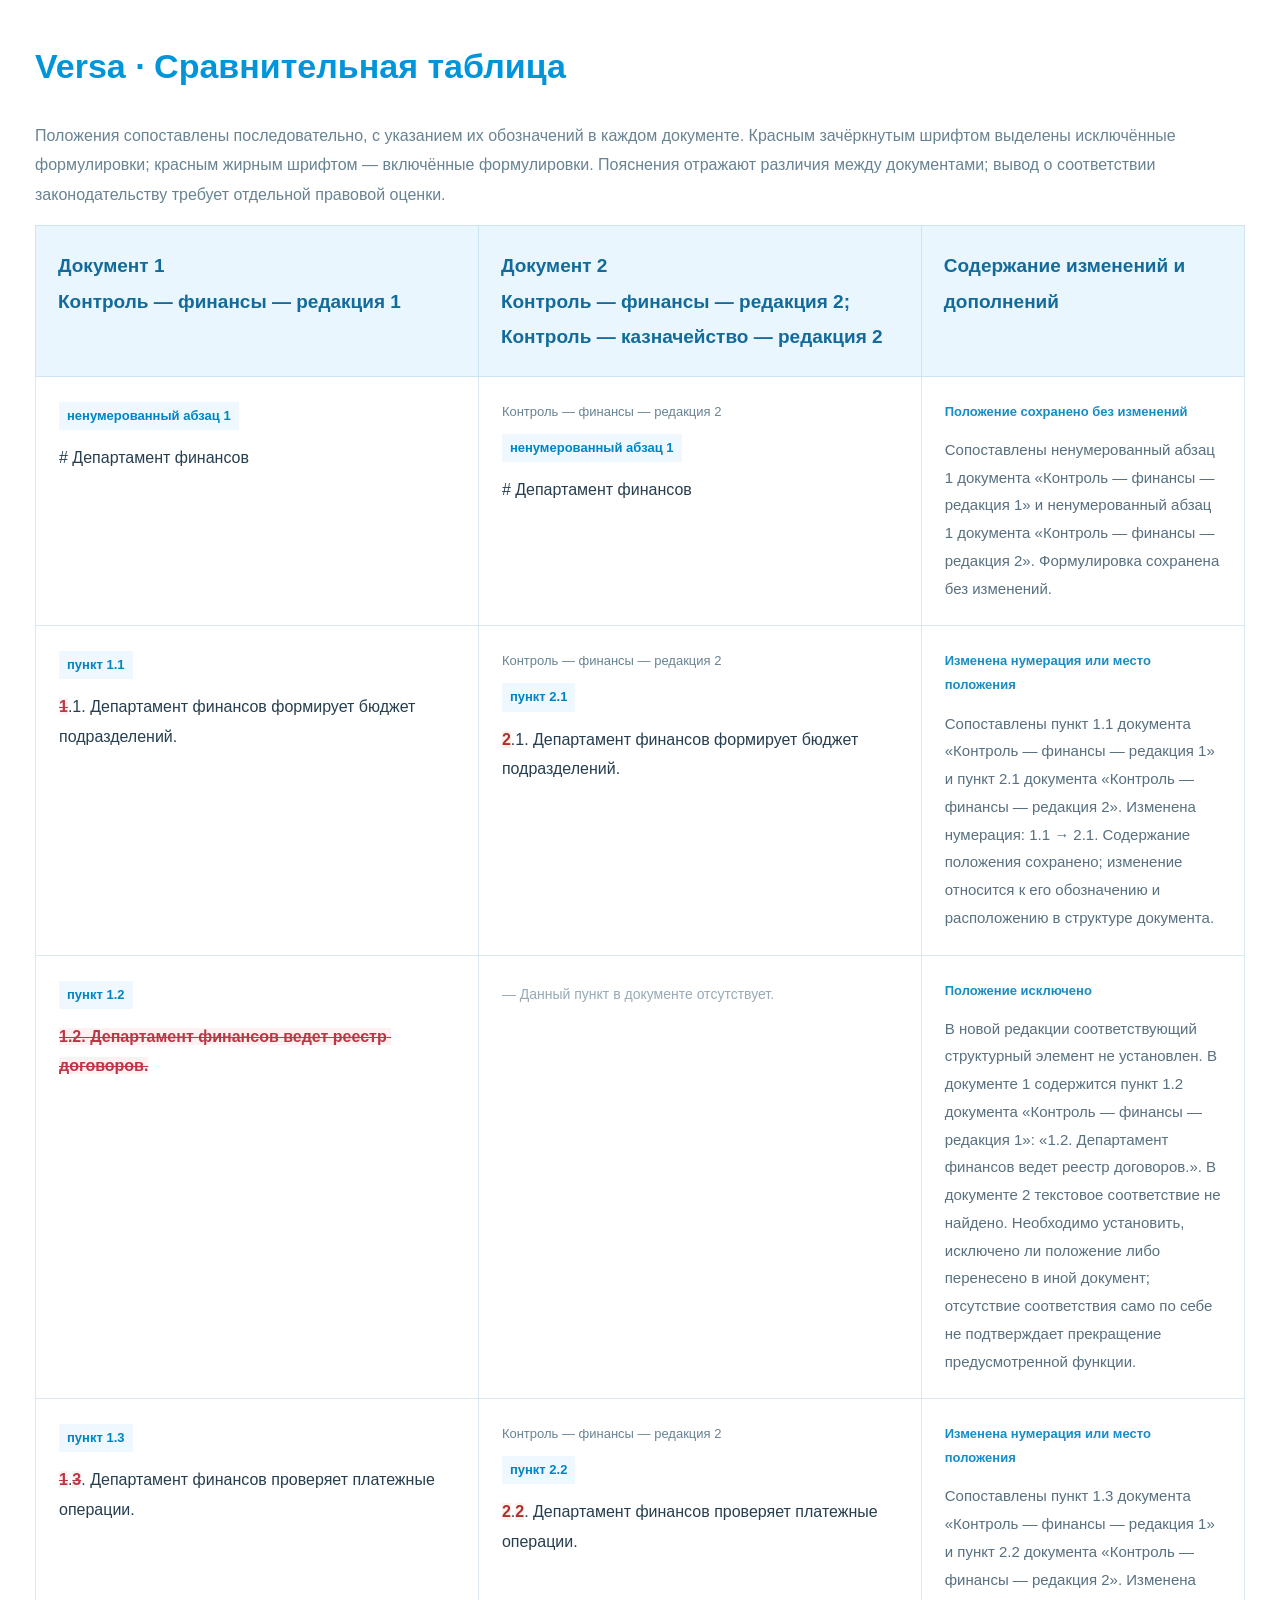
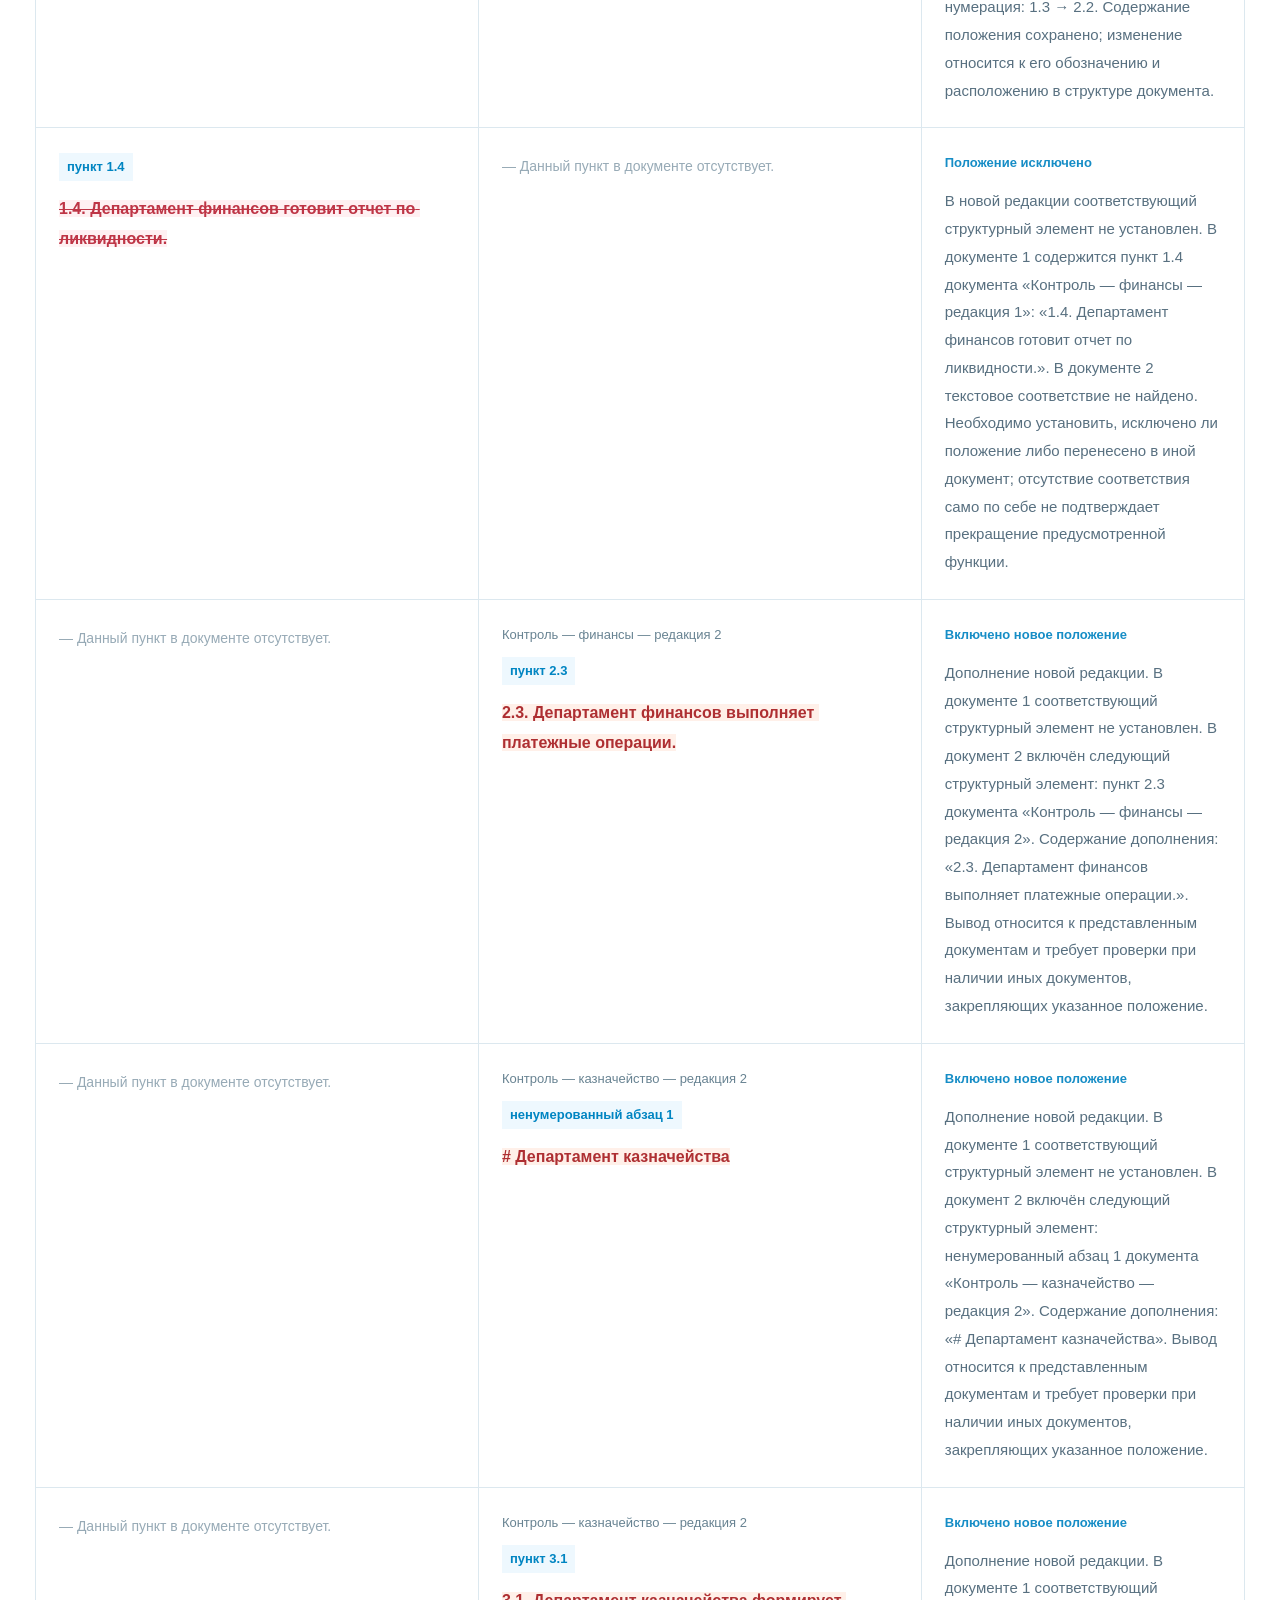
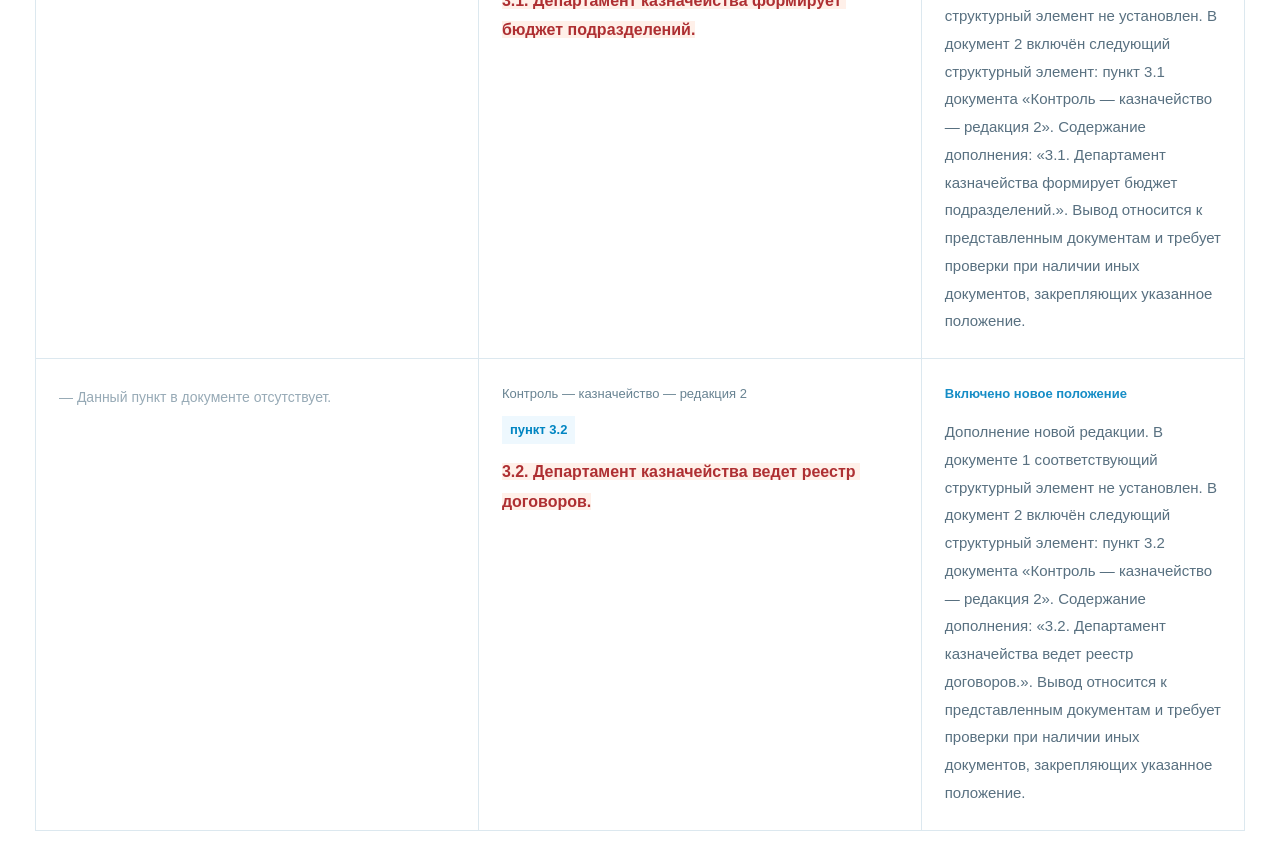
<file: validation/control-comparison.html>
<!doctype html><html lang="ru"><meta charset="utf-8"><title>Versa — сравнительная таблица</title><style>body{font:16px/1.85 Arial,sans-serif;color:#263e4f;margin:35px}h1{color:#0095da;font-size:34px}p{color:#688392}table{border-collapse:collapse;table-layout:fixed;width:100%}th{background:#eaf6fd;text-align:left;vertical-align:top;color:#126b9b;font-size:19px;padding:22px;border:1px solid #cee4f1;width:37%}th:last-child{width:26%}td{padding:23px;border:1px solid #dce8ef;vertical-align:top;overflow-wrap:anywhere}.source{font-size:13px;color:#688392;margin-bottom:8px}.ref{display:inline-block;font-size:13px;color:#0085c2;background:#eef8fe;padding:2px 8px;margin-bottom:13px;font-weight:bold}.text,.explanation{white-space:pre-wrap}del{background:#fff0f2;color:#be3546;font-weight:bold}ins{background:#fff0e9;color:#ae2f32;text-decoration:none;font-weight:bold}.status{display:block;color:#168dc6;font-size:13px;margin-bottom:12px}.explanation{font-size:15px;color:#587080}.absence{color:#97aab6;font-size:14px}@page{size:A3 landscape;margin:13mm}@media print{body{margin:0}thead{display:table-header-group}tr{break-inside:avoid}}</style><body><h1>Versa · Сравнительная таблица</h1><p>Положения сопоставлены последовательно, с указанием их обозначений в каждом документе. Красным зачёркнутым шрифтом выделены исключённые формулировки; красным жирным шрифтом — включённые формулировки. Пояснения отражают различия между документами; вывод о соответствии законодательству требует отдельной правовой оценки.</p><table><thead><tr><th>Документ 1<br>Контроль — финансы — редакция 1</th><th>Документ 2<br>Контроль — финансы — редакция 2; Контроль — казначейство — редакция 2</th><th>Содержание изменений и дополнений</th></tr></thead><tbody><tr><td><div class="ref">ненумерованный абзац 1</div><div class="text"># Департамент финансов</div></td><td><div class="source">Контроль — финансы — редакция 2</div><div class="ref">ненумерованный абзац 1</div><div class="text"># Департамент финансов</div></td><td><b class="status">Положение сохранено без изменений</b><div class="explanation">Сопоставлены ненумерованный абзац 1 документа «Контроль — финансы — редакция 1» и ненумерованный абзац 1 документа «Контроль — финансы — редакция 2». Формулировка сохранена без изменений.</div></td></tr><tr><td><div class="ref">пункт 1.1</div><div class="text"><del>1</del>.1. Департамент финансов формирует бюджет подразделений.</div></td><td><div class="source">Контроль — финансы — редакция 2</div><div class="ref">пункт 2.1</div><div class="text"><ins>2</ins>.1. Департамент финансов формирует бюджет подразделений.</div></td><td><b class="status">Изменена нумерация или место положения</b><div class="explanation">Сопоставлены пункт 1.1 документа «Контроль — финансы — редакция 1» и пункт 2.1 документа «Контроль — финансы — редакция 2». Изменена нумерация: 1.1 → 2.1. Содержание положения сохранено; изменение относится к его обозначению и расположению в структуре документа.</div></td></tr><tr><td><div class="ref">пункт 1.2</div><div class="text"><del>1.2. Департамент финансов ведет реестр договоров.</del></div></td><td><span class="absence">— Данный пункт в документе отсутствует.</span></td><td><b class="status">Положение исключено</b><div class="explanation">В новой редакции соответствующий структурный элемент не установлен. В документе 1 содержится пункт 1.2 документа «Контроль — финансы — редакция 1»: «1.2. Департамент финансов ведет реестр договоров.». В документе 2 текстовое соответствие не найдено. Необходимо установить, исключено ли положение либо перенесено в иной документ; отсутствие соответствия само по себе не подтверждает прекращение предусмотренной функции.</div></td></tr><tr><td><div class="ref">пункт 1.3</div><div class="text"><del>1</del>.<del>3</del>. Департамент финансов проверяет платежные операции.</div></td><td><div class="source">Контроль — финансы — редакция 2</div><div class="ref">пункт 2.2</div><div class="text"><ins>2</ins>.<ins>2</ins>. Департамент финансов проверяет платежные операции.</div></td><td><b class="status">Изменена нумерация или место положения</b><div class="explanation">Сопоставлены пункт 1.3 документа «Контроль — финансы — редакция 1» и пункт 2.2 документа «Контроль — финансы — редакция 2». Изменена нумерация: 1.3 → 2.2. Содержание положения сохранено; изменение относится к его обозначению и расположению в структуре документа.</div></td></tr><tr><td><div class="ref">пункт 1.4</div><div class="text"><del>1.4. Департамент финансов готовит отчет по ликвидности.</del></div></td><td><span class="absence">— Данный пункт в документе отсутствует.</span></td><td><b class="status">Положение исключено</b><div class="explanation">В новой редакции соответствующий структурный элемент не установлен. В документе 1 содержится пункт 1.4 документа «Контроль — финансы — редакция 1»: «1.4. Департамент финансов готовит отчет по ликвидности.». В документе 2 текстовое соответствие не найдено. Необходимо установить, исключено ли положение либо перенесено в иной документ; отсутствие соответствия само по себе не подтверждает прекращение предусмотренной функции.</div></td></tr><tr><td><span class="absence">— Данный пункт в документе отсутствует.</span></td><td><div class="source">Контроль — финансы — редакция 2</div><div class="ref">пункт 2.3</div><div class="text"><ins>2.3. Департамент финансов выполняет платежные операции.</ins></div></td><td><b class="status">Включено новое положение</b><div class="explanation">Дополнение новой редакции. В документе 1 соответствующий структурный элемент не установлен. В документ 2 включён следующий структурный элемент: пункт 2.3 документа «Контроль — финансы — редакция 2». Содержание дополнения: «2.3. Департамент финансов выполняет платежные операции.». Вывод относится к представленным документам и требует проверки при наличии иных документов, закрепляющих указанное положение.</div></td></tr><tr><td><span class="absence">— Данный пункт в документе отсутствует.</span></td><td><div class="source">Контроль — казначейство — редакция 2</div><div class="ref">ненумерованный абзац 1</div><div class="text"><ins># Департамент казначейства</ins></div></td><td><b class="status">Включено новое положение</b><div class="explanation">Дополнение новой редакции. В документе 1 соответствующий структурный элемент не установлен. В документ 2 включён следующий структурный элемент: ненумерованный абзац 1 документа «Контроль — казначейство — редакция 2». Содержание дополнения: «# Департамент казначейства». Вывод относится к представленным документам и требует проверки при наличии иных документов, закрепляющих указанное положение.</div></td></tr><tr><td><span class="absence">— Данный пункт в документе отсутствует.</span></td><td><div class="source">Контроль — казначейство — редакция 2</div><div class="ref">пункт 3.1</div><div class="text"><ins>3.1. Департамент казначейства формирует бюджет подразделений.</ins></div></td><td><b class="status">Включено новое положение</b><div class="explanation">Дополнение новой редакции. В документе 1 соответствующий структурный элемент не установлен. В документ 2 включён следующий структурный элемент: пункт 3.1 документа «Контроль — казначейство — редакция 2». Содержание дополнения: «3.1. Департамент казначейства формирует бюджет подразделений.». Вывод относится к представленным документам и требует проверки при наличии иных документов, закрепляющих указанное положение.</div></td></tr><tr><td><span class="absence">— Данный пункт в документе отсутствует.</span></td><td><div class="source">Контроль — казначейство — редакция 2</div><div class="ref">пункт 3.2</div><div class="text"><ins>3.2. Департамент казначейства ведет реестр договоров.</ins></div></td><td><b class="status">Включено новое положение</b><div class="explanation">Дополнение новой редакции. В документе 1 соответствующий структурный элемент не установлен. В документ 2 включён следующий структурный элемент: пункт 3.2 документа «Контроль — казначейство — редакция 2». Содержание дополнения: «3.2. Департамент казначейства ведет реестр договоров.». Вывод относится к представленным документам и требует проверки при наличии иных документов, закрепляющих указанное положение.</div></td></tr></tbody></table></body></html>
</file>
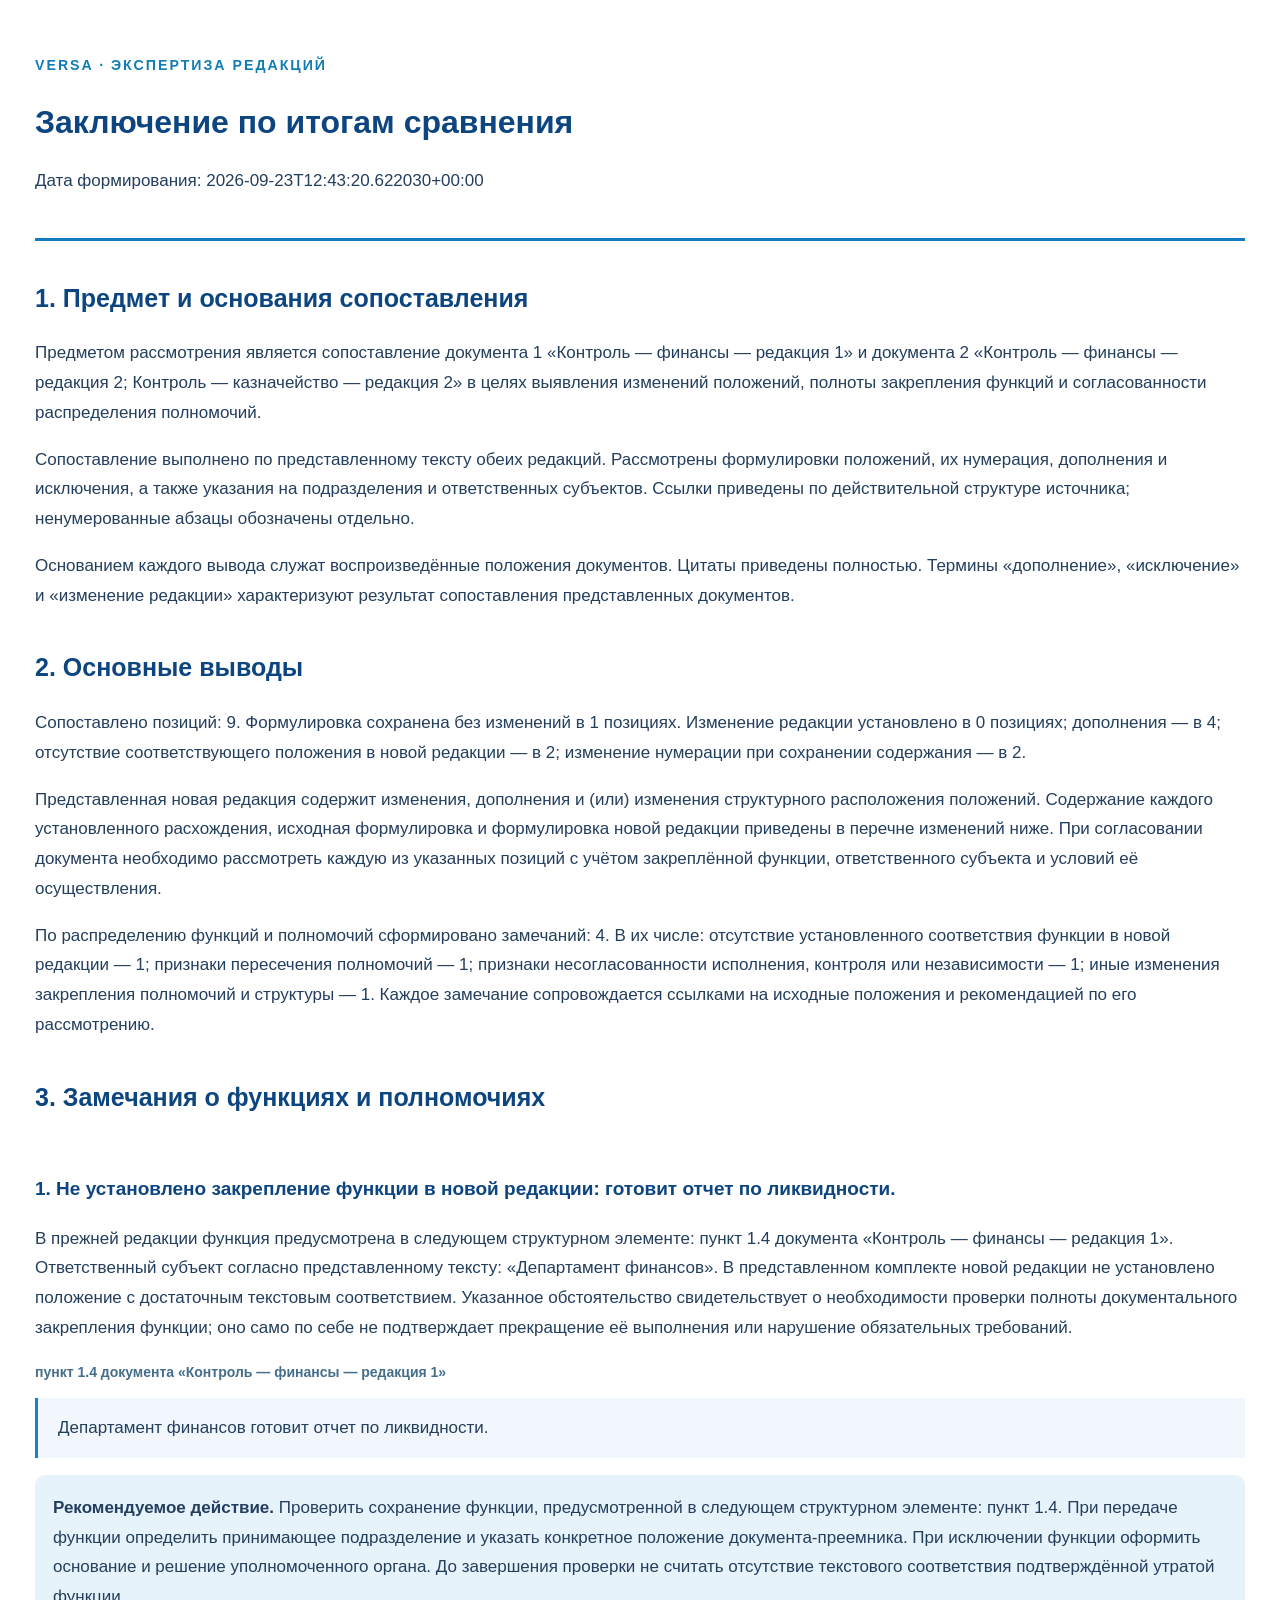
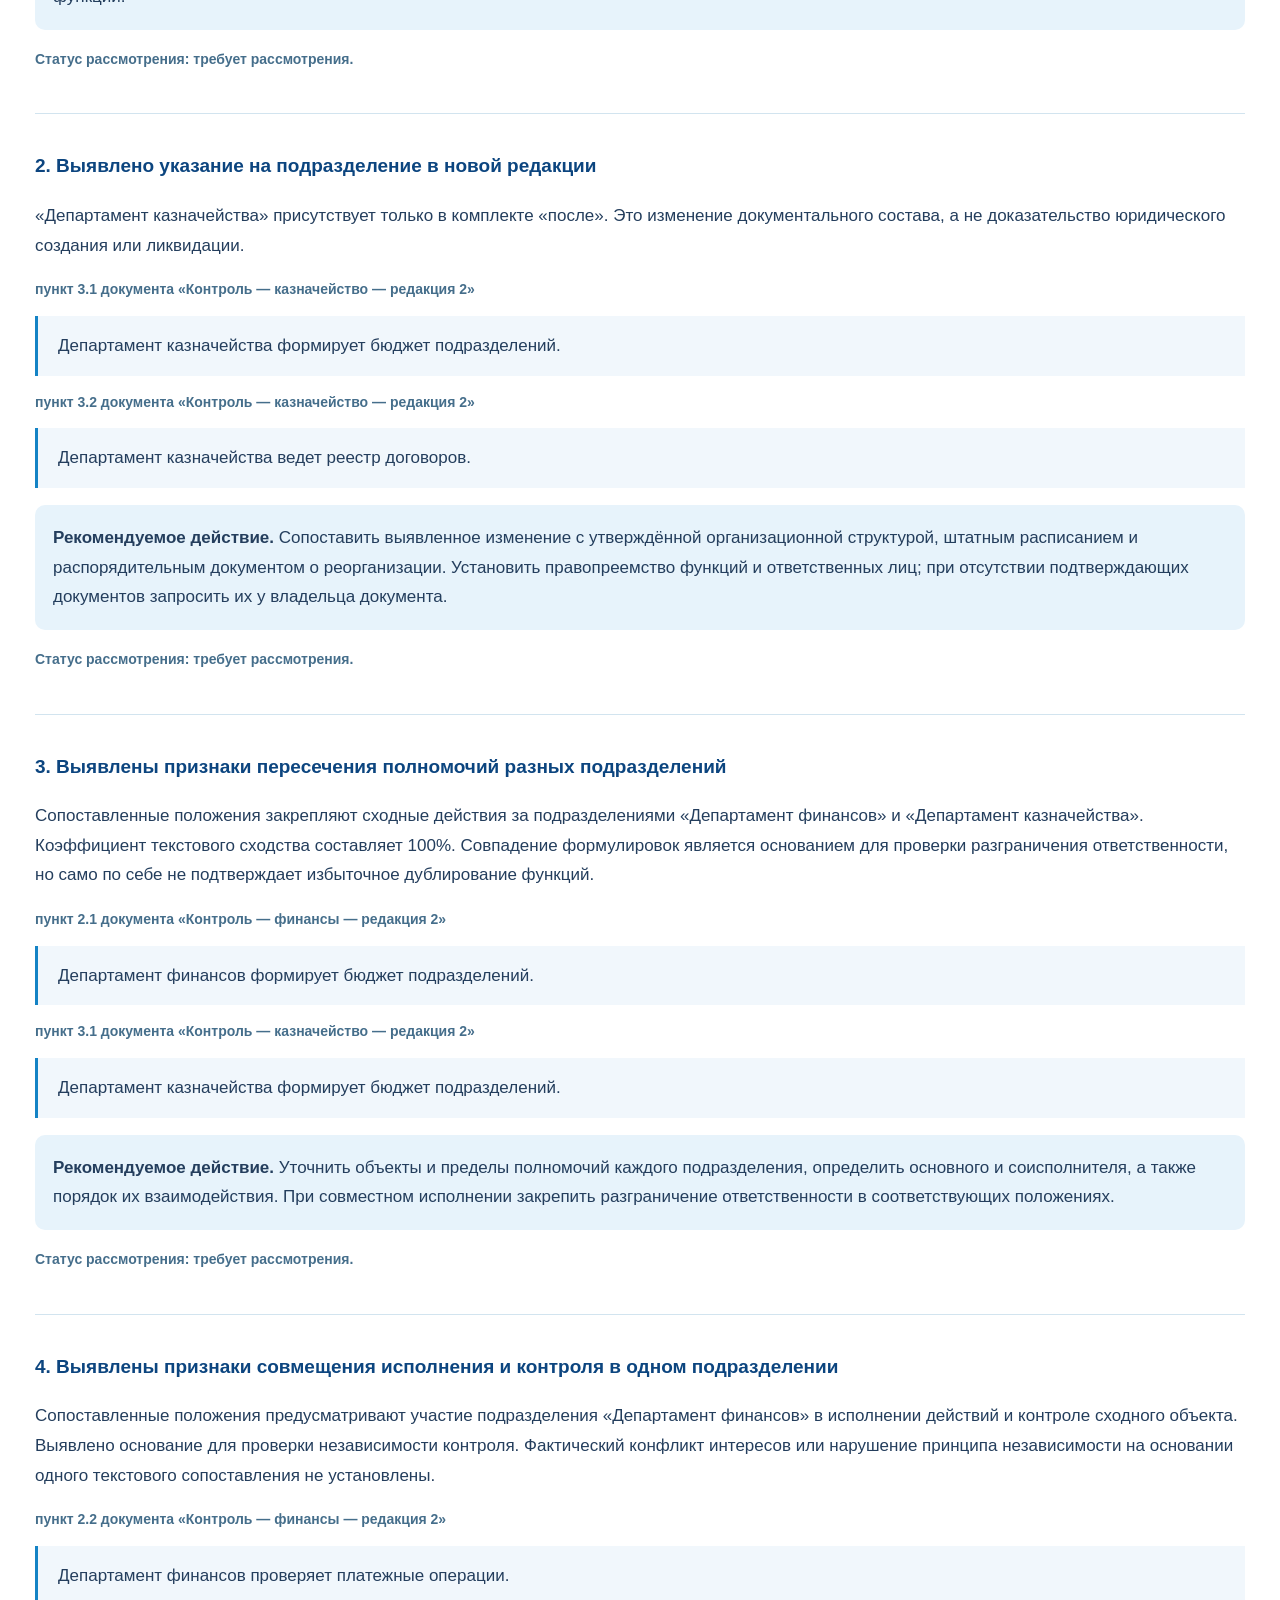
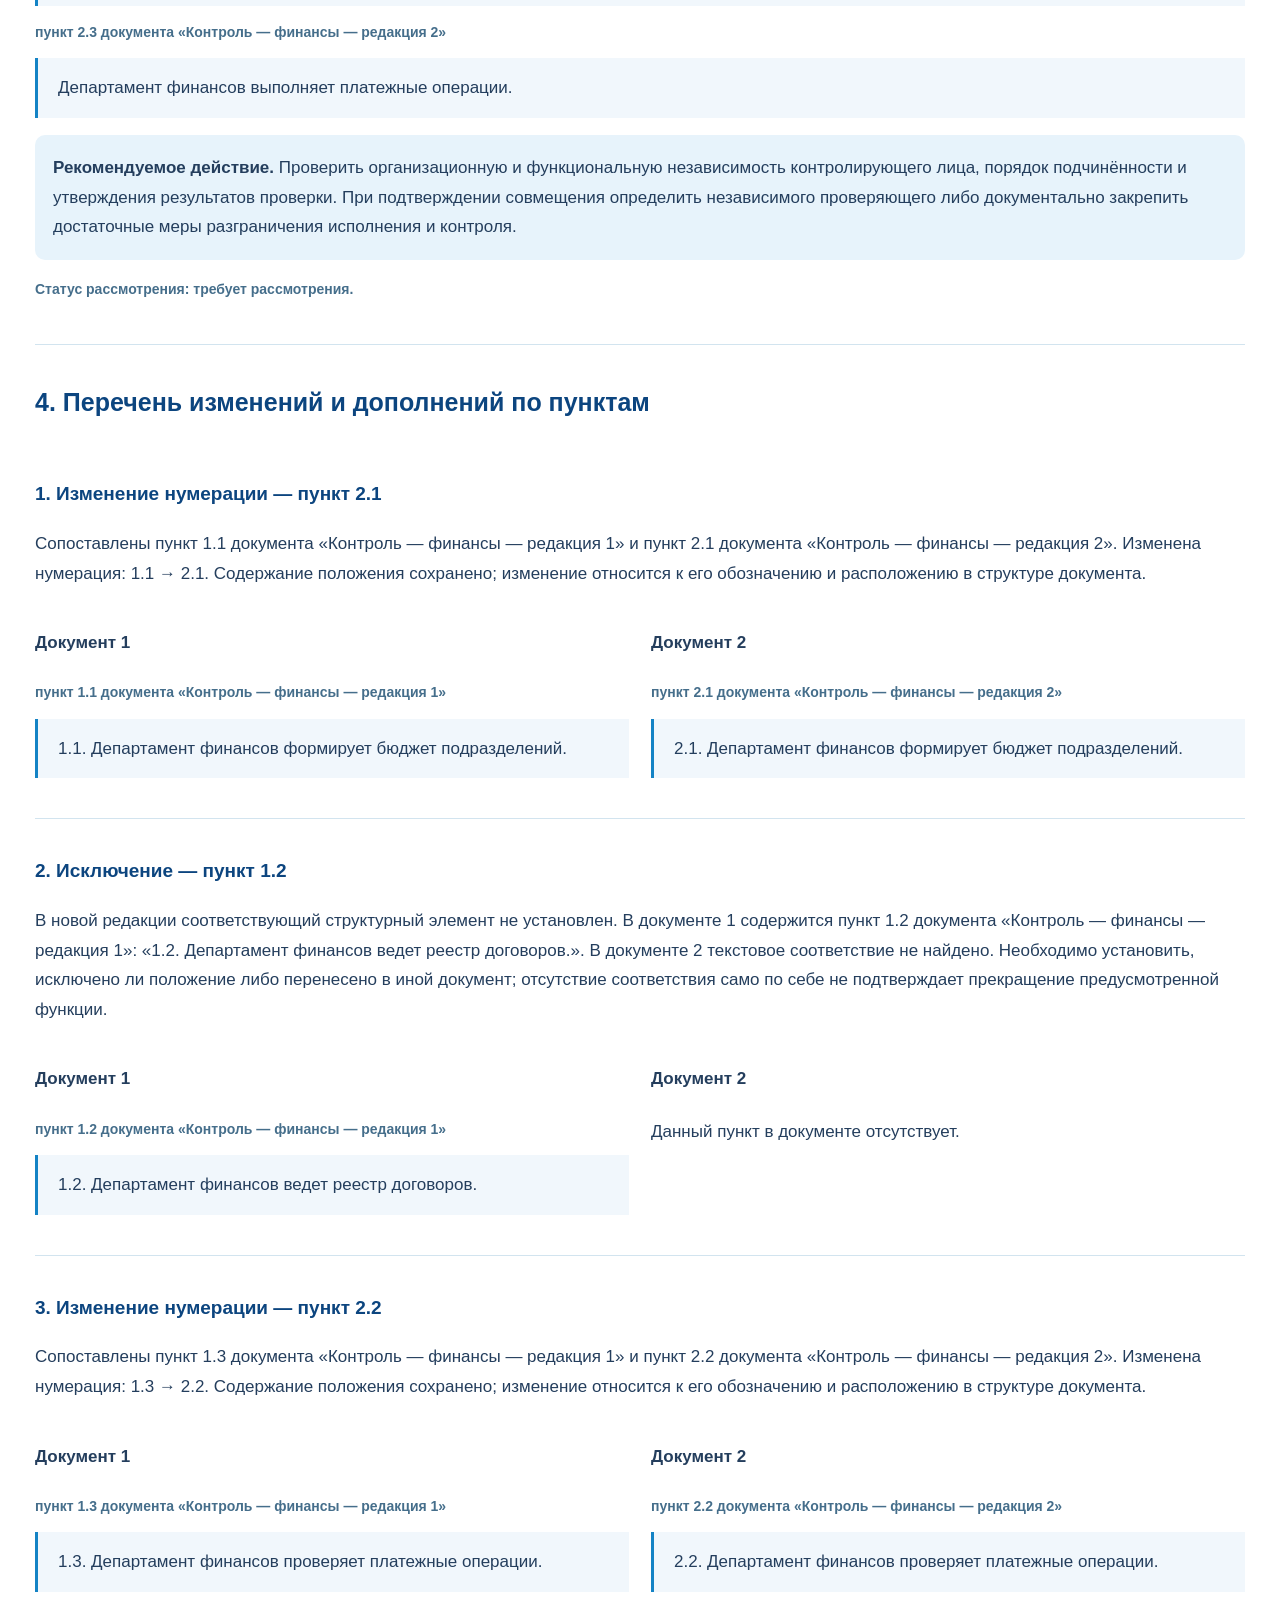
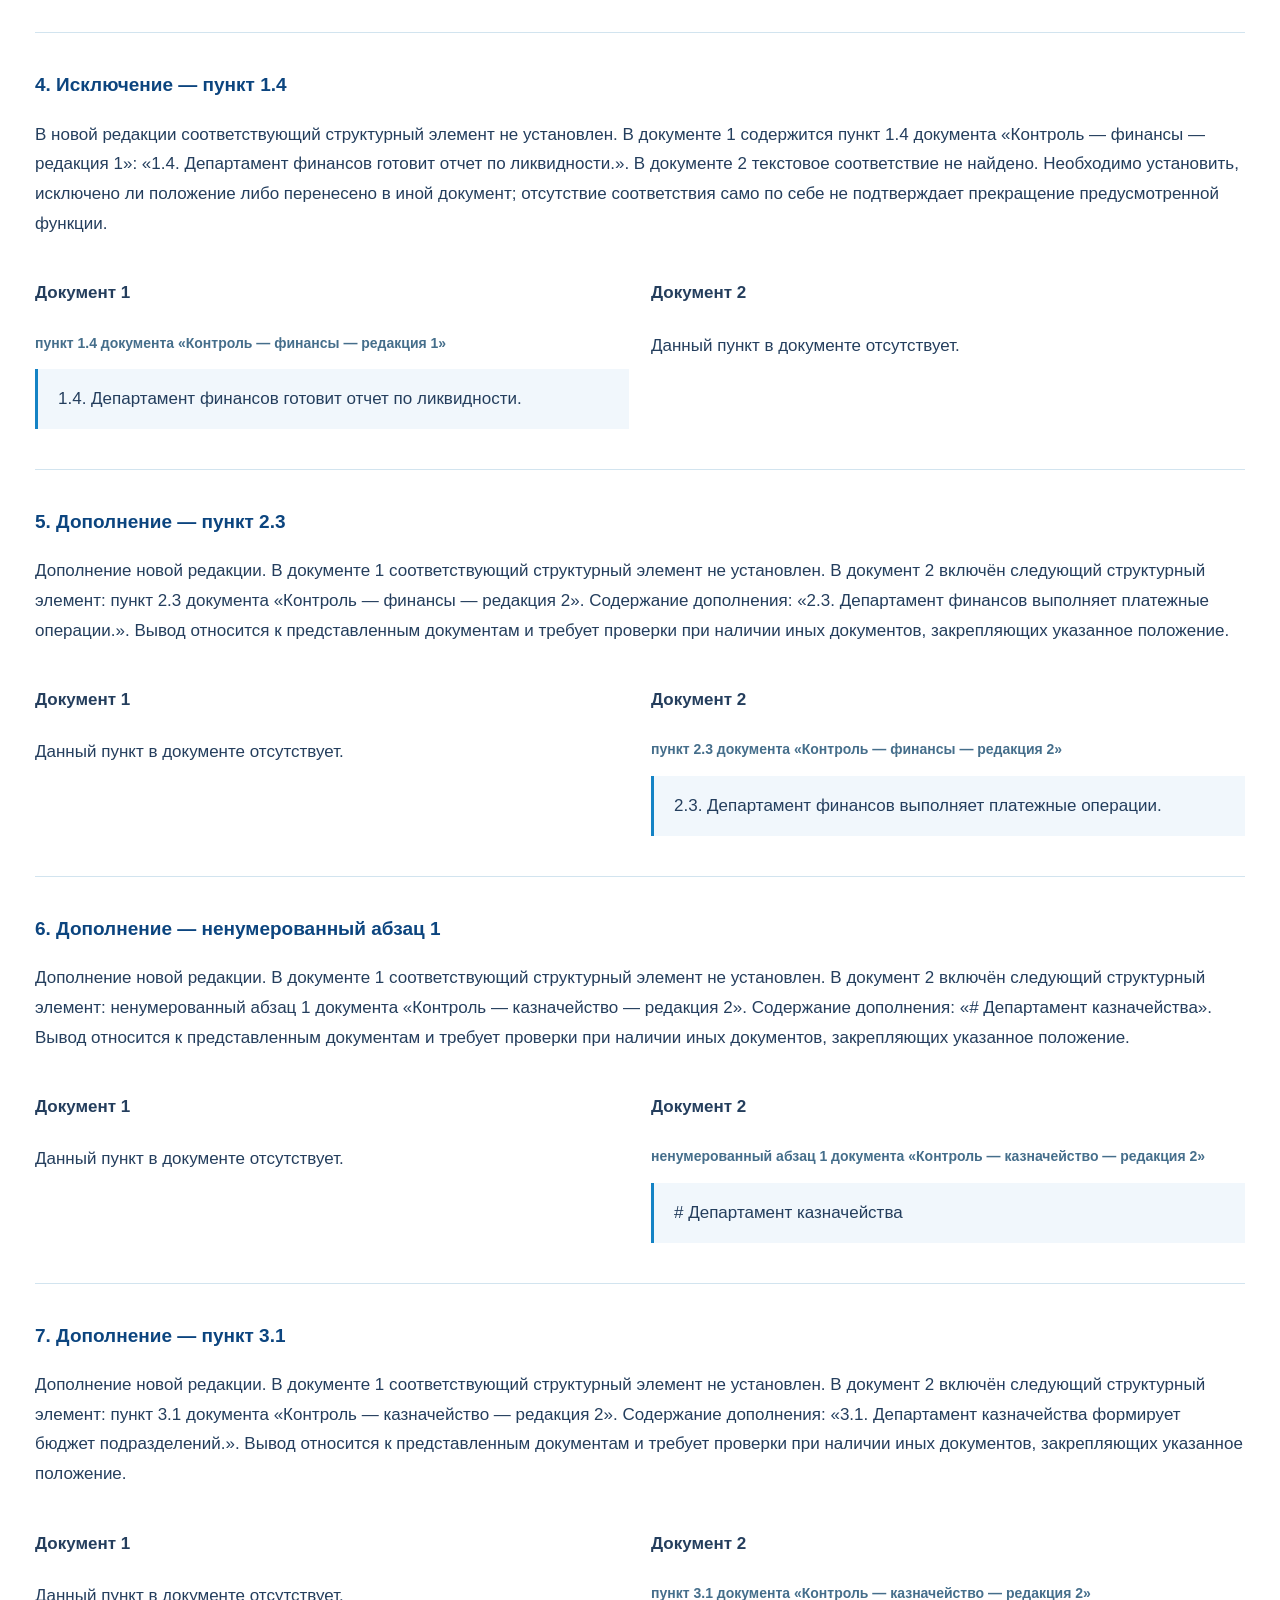
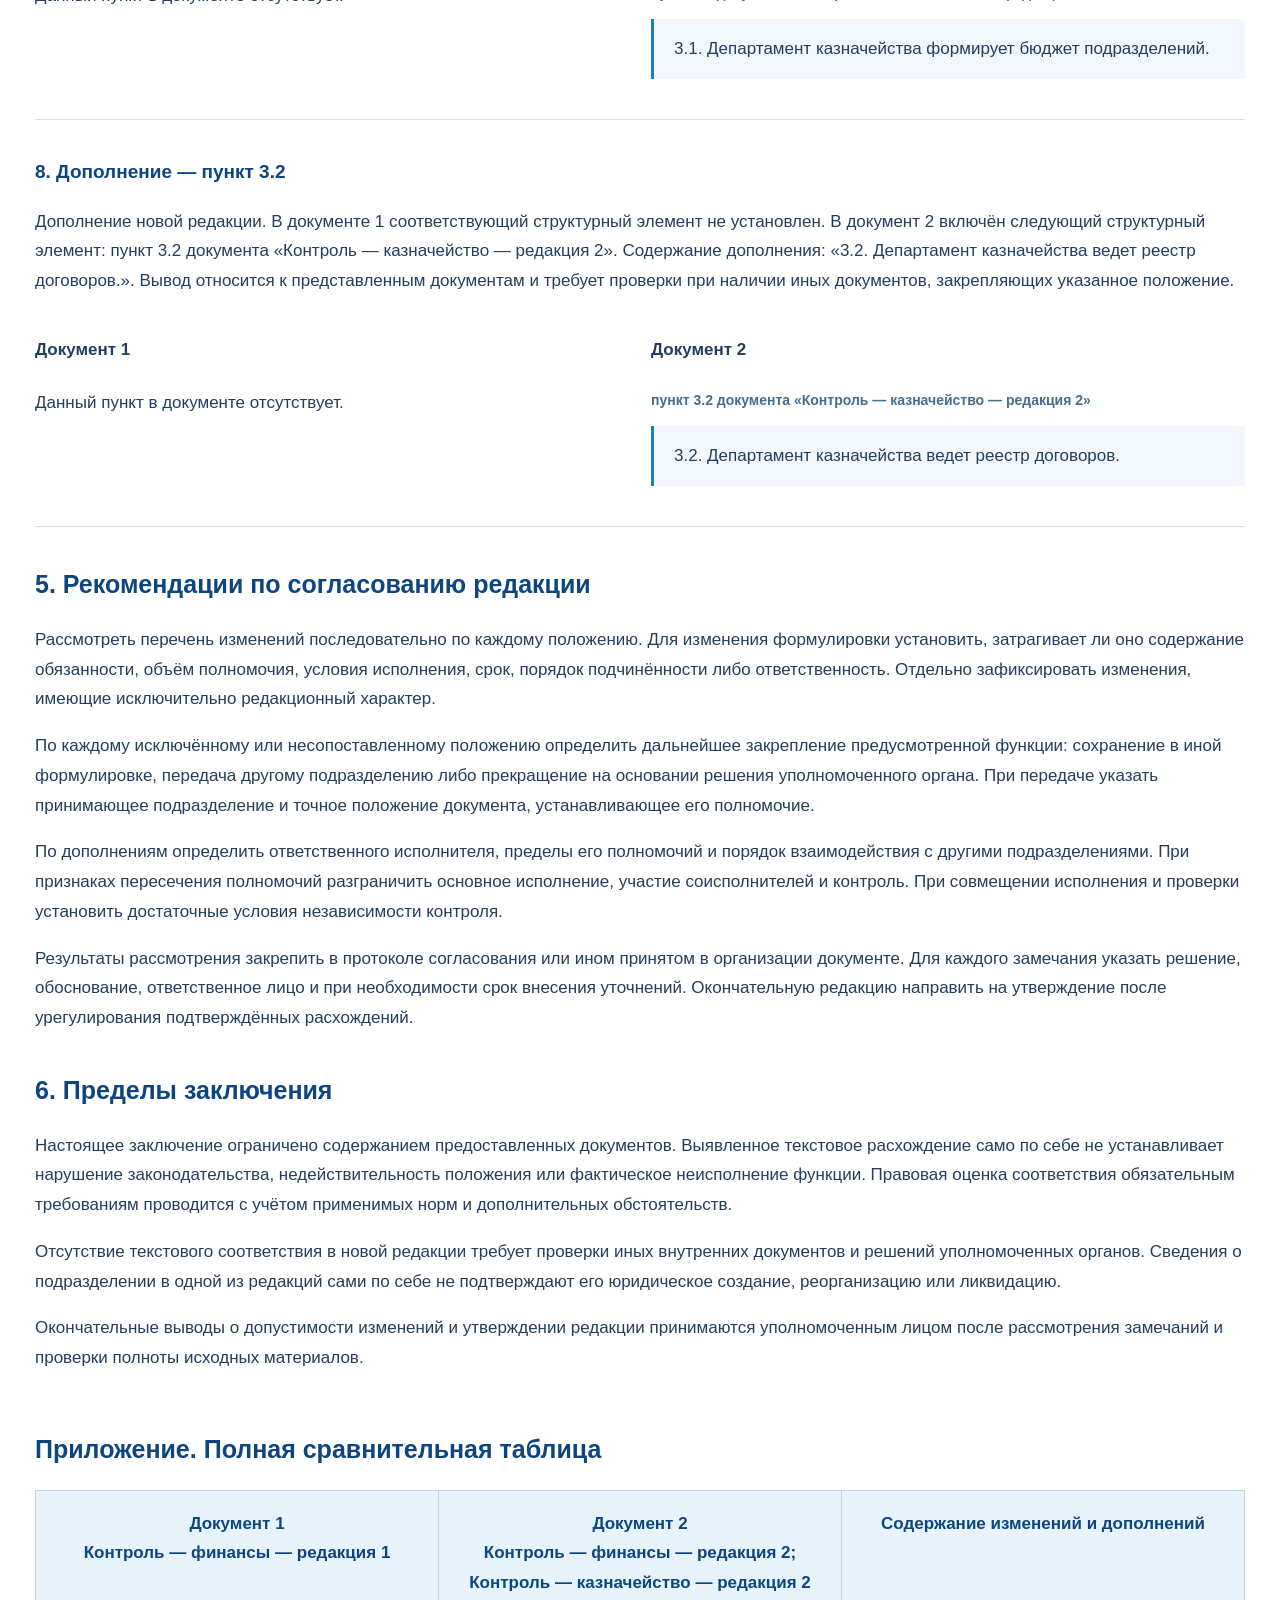
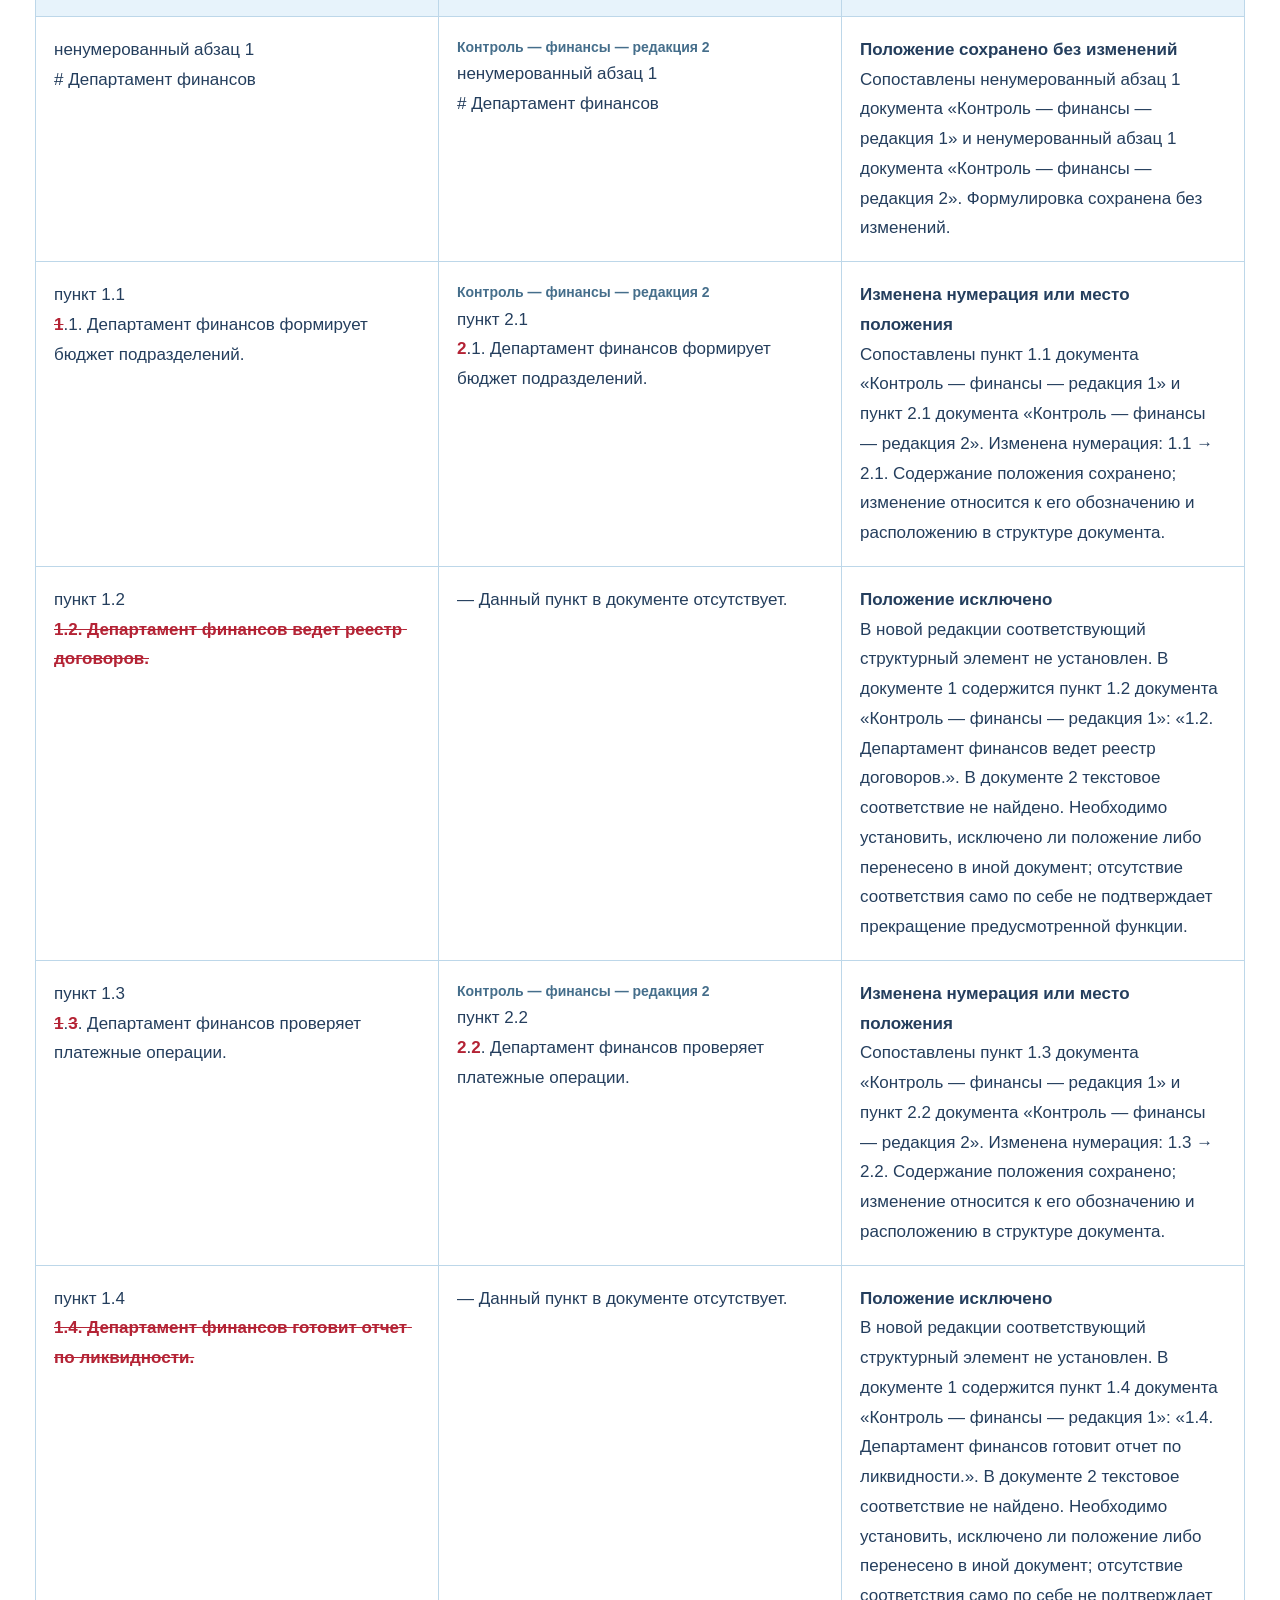
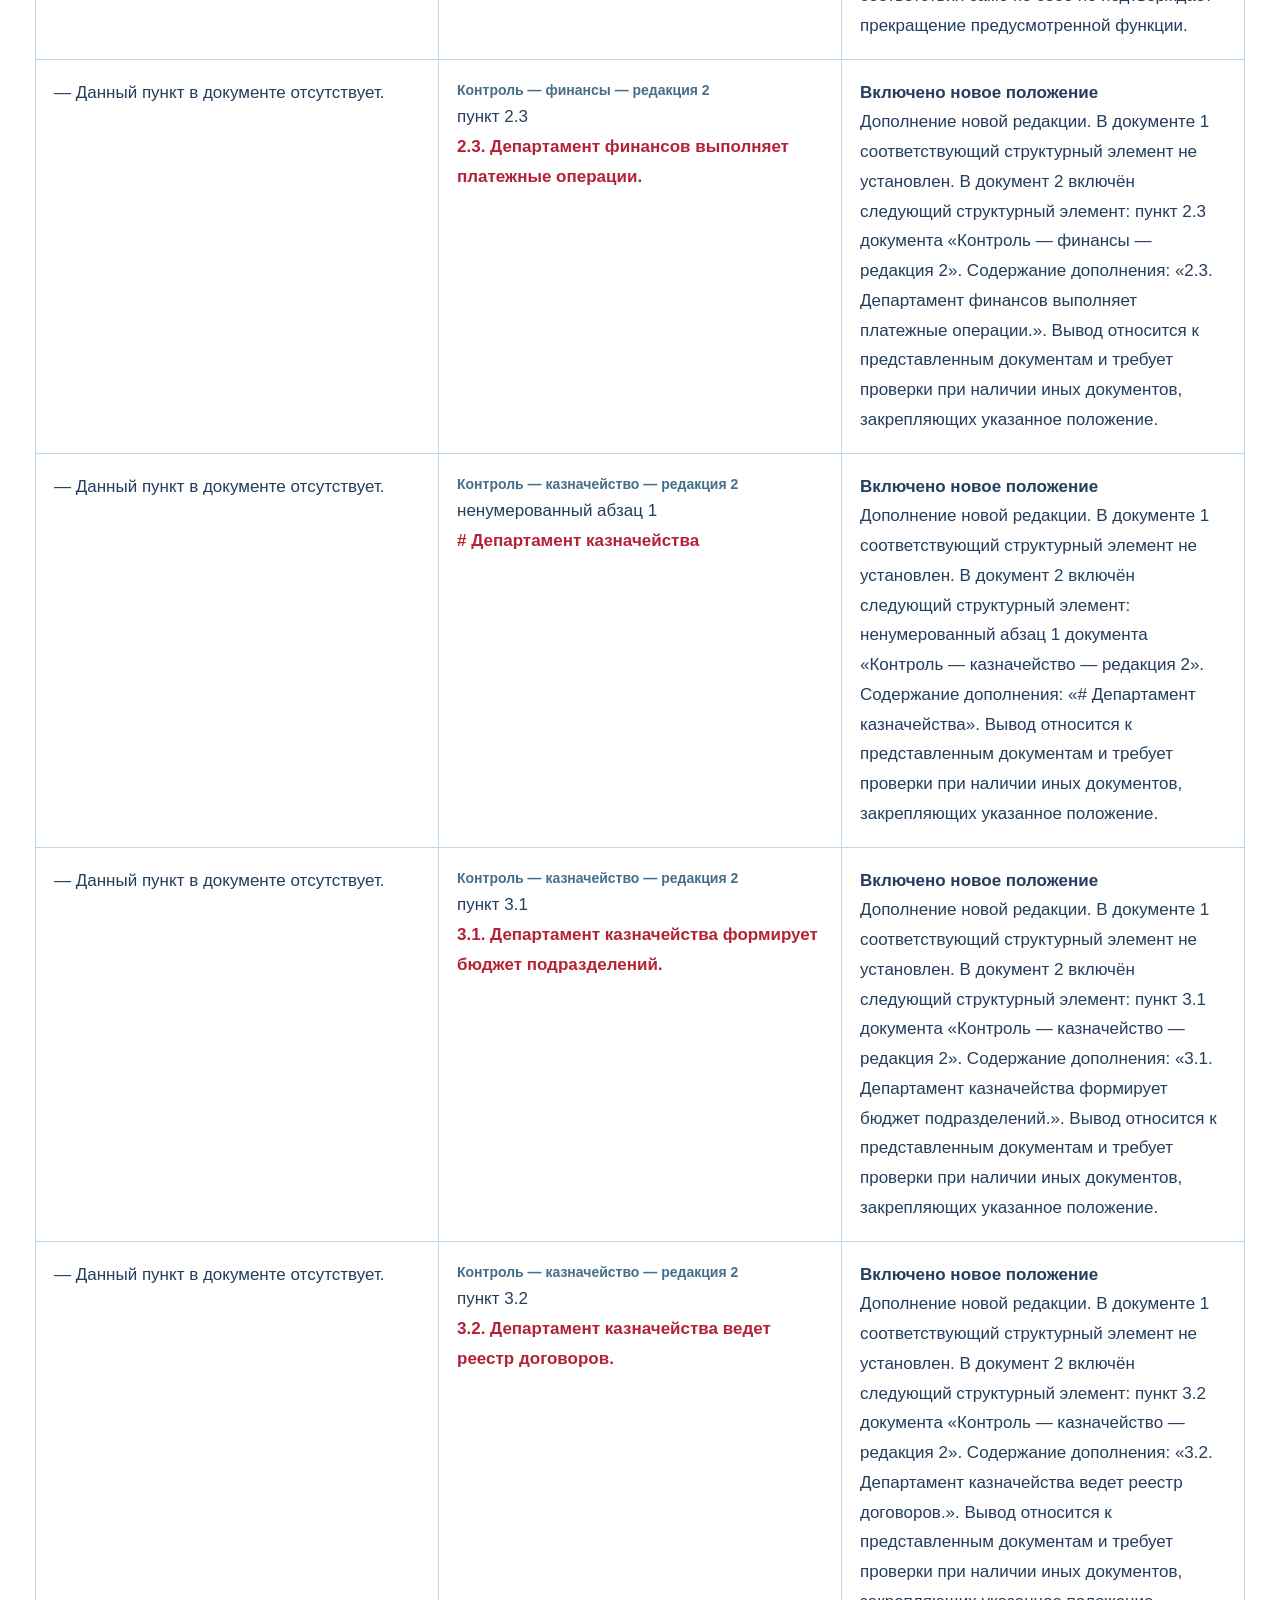
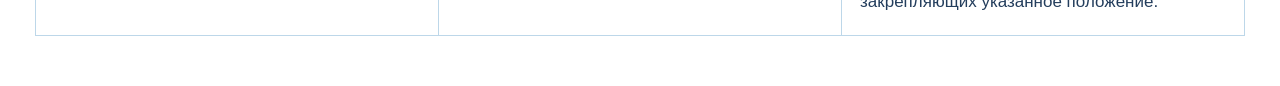
<file: validation/control-conclusion.html>
<!doctype html><html lang='ru'><meta charset='utf-8'><title>Versa — заключение по итогам сравнения</title><style>body{margin:50px auto;max-width:1250px;padding:0 35px;font:17px/1.75 Arial,sans-serif;color:#243e5d}header{border-bottom:3px solid #147cc0;padding-bottom:25px}header small{color:#127db4;font-weight:bold;letter-spacing:2px}h1{font-size:32px;color:#0c457f;line-height:1.35}h2{font-size:25px;color:#0c457f;margin:36px 0 18px}h3{font-size:19px;color:#0c457f;line-height:1.6}article{border-bottom:1px solid #d2e4ef;padding:18px 0 28px;overflow-wrap:anywhere}p{white-space:pre-line}blockquote{white-space:pre-wrap;padding:15px 20px;margin:12px 0;background:#f1f7fc;border-left:3px solid #1483c5}.source{font-size:14px;font-weight:bold;color:#456e8b}.recommendation{background:#e7f3fb;padding:18px;border-radius:10px}.versions{display:grid;grid-template-columns:1fr 1fr;gap:22px}.versions section{min-width:0}table{width:100%;border-collapse:collapse;table-layout:fixed}th,td{border:1px solid #bdd7e9;padding:18px;vertical-align:top;overflow-wrap:anywhere}th{background:#e7f3fb;color:#0c457f}td{white-space:pre-wrap}del,ins{color:#b42335;font-weight:bold}ins{text-decoration:none}.appendix{margin-top:55px}@page{size:A3 landscape;margin:15mm}@media print{body{max-width:none;margin:0;padding:0;font-size:11pt}.appendix{break-before:page}h2,h3{break-after:avoid}thead{display:table-header-group}.versions{display:block}}@media(max-width:700px){body{padding:0 18px}.versions{grid-template-columns:1fr}}</style><body><header><small>VERSA · ЭКСПЕРТИЗА РЕДАКЦИЙ</small><h1>Заключение по итогам сравнения</h1><p>Дата формирования: 2026-09-23T12:43:20.622030+00:00</p></header><h2>1. Предмет и основания сопоставления</h2><p>Предметом рассмотрения является сопоставление документа 1 «Контроль — финансы — редакция 1» и документа 2 «Контроль — финансы — редакция 2; Контроль — казначейство — редакция 2» в целях выявления изменений положений, полноты закрепления функций и согласованности распределения полномочий.</p><p>Сопоставление выполнено по представленному тексту обеих редакций. Рассмотрены формулировки положений, их нумерация, дополнения и исключения, а также указания на подразделения и ответственных субъектов. Ссылки приведены по действительной структуре источника; ненумерованные абзацы обозначены отдельно.</p><p>Основанием каждого вывода служат воспроизведённые положения документов. Цитаты приведены полностью. Термины «дополнение», «исключение» и «изменение редакции» характеризуют результат сопоставления представленных документов.</p><h2>2. Основные выводы</h2><p>Сопоставлено позиций: 9. Формулировка сохранена без изменений в 1 позициях. Изменение редакции установлено в 0 позициях; дополнения — в 4; отсутствие соответствующего положения в новой редакции — в 2; изменение нумерации при сохранении содержания — в 2.</p><p>Представленная новая редакция содержит изменения, дополнения и (или) изменения структурного расположения положений. Содержание каждого установленного расхождения, исходная формулировка и формулировка новой редакции приведены в перечне изменений ниже. При согласовании документа необходимо рассмотреть каждую из указанных позиций с учётом закреплённой функции, ответственного субъекта и условий её осуществления.</p><p>По распределению функций и полномочий сформировано замечаний: 4. В их числе: отсутствие установленного соответствия функции в новой редакции — 1; признаки пересечения полномочий — 1; признаки несогласованности исполнения, контроля или независимости — 1; иные изменения закрепления полномочий и структуры — 1. Каждое замечание сопровождается ссылками на исходные положения и рекомендацией по его рассмотрению.</p><h2>3. Замечания о функциях и полномочиях</h2><article><h3>1. Не установлено закрепление функции в новой редакции: готовит отчет по ликвидности.</h3><p>В прежней редакции функция предусмотрена в следующем структурном элементе: пункт 1.4 документа «Контроль — финансы — редакция 1». Ответственный субъект согласно представленному тексту: «Департамент финансов». В представленном комплекте новой редакции не установлено положение с достаточным текстовым соответствием. Указанное обстоятельство свидетельствует о необходимости проверки полноты документального закрепления функции; оно само по себе не подтверждает прекращение её выполнения или нарушение обязательных требований.</p><p class='source'>пункт 1.4 документа «Контроль — финансы — редакция 1»</p><blockquote>Департамент финансов готовит отчет по ликвидности.</blockquote><p class='recommendation'><b>Рекомендуемое действие.</b> Проверить сохранение функции, предусмотренной в следующем структурном элементе: пункт 1.4. При передаче функции определить принимающее подразделение и указать конкретное положение документа-преемника. При исключении функции оформить основание и решение уполномоченного органа. До завершения проверки не считать отсутствие текстового соответствия подтверждённой утратой функции.</p><p class='source'>Статус рассмотрения: требует рассмотрения.</p></article><article><h3>2. Выявлено указание на подразделение в новой редакции</h3><p>«Департамент казначейства» присутствует только в комплекте «после». Это изменение документального состава, а не доказательство юридического создания или ликвидации.</p><p class='source'>пункт 3.1 документа «Контроль — казначейство — редакция 2»</p><blockquote>Департамент казначейства формирует бюджет подразделений.</blockquote><p class='source'>пункт 3.2 документа «Контроль — казначейство — редакция 2»</p><blockquote>Департамент казначейства ведет реестр договоров.</blockquote><p class='recommendation'><b>Рекомендуемое действие.</b> Сопоставить выявленное изменение с утверждённой организационной структурой, штатным расписанием и распорядительным документом о реорганизации. Установить правопреемство функций и ответственных лиц; при отсутствии подтверждающих документов запросить их у владельца документа.</p><p class='source'>Статус рассмотрения: требует рассмотрения.</p></article><article><h3>3. Выявлены признаки пересечения полномочий разных подразделений</h3><p>Сопоставленные положения закрепляют сходные действия за подразделениями «Департамент финансов» и «Департамент казначейства». Коэффициент текстового сходства составляет 100%. Совпадение формулировок является основанием для проверки разграничения ответственности, но само по себе не подтверждает избыточное дублирование функций.</p><p class='source'>пункт 2.1 документа «Контроль — финансы — редакция 2»</p><blockquote>Департамент финансов формирует бюджет подразделений.</blockquote><p class='source'>пункт 3.1 документа «Контроль — казначейство — редакция 2»</p><blockquote>Департамент казначейства формирует бюджет подразделений.</blockquote><p class='recommendation'><b>Рекомендуемое действие.</b> Уточнить объекты и пределы полномочий каждого подразделения, определить основного и соисполнителя, а также порядок их взаимодействия. При совместном исполнении закрепить разграничение ответственности в соответствующих положениях.</p><p class='source'>Статус рассмотрения: требует рассмотрения.</p></article><article><h3>4. Выявлены признаки совмещения исполнения и контроля в одном подразделении</h3><p>Сопоставленные положения предусматривают участие подразделения «Департамент финансов» в исполнении действий и контроле сходного объекта. Выявлено основание для проверки независимости контроля. Фактический конфликт интересов или нарушение принципа независимости на основании одного текстового сопоставления не установлены.</p><p class='source'>пункт 2.2 документа «Контроль — финансы — редакция 2»</p><blockquote>Департамент финансов проверяет платежные операции.</blockquote><p class='source'>пункт 2.3 документа «Контроль — финансы — редакция 2»</p><blockquote>Департамент финансов выполняет платежные операции.</blockquote><p class='recommendation'><b>Рекомендуемое действие.</b> Проверить организационную и функциональную независимость контролирующего лица, порядок подчинённости и утверждения результатов проверки. При подтверждении совмещения определить независимого проверяющего либо документально закрепить достаточные меры разграничения исполнения и контроля.</p><p class='source'>Статус рассмотрения: требует рассмотрения.</p></article><h2>4. Перечень изменений и дополнений по пунктам</h2><article data-comparison-id='C0002'><h3>1. Изменение нумерации — пункт 2.1</h3><p>Сопоставлены пункт 1.1 документа «Контроль — финансы — редакция 1» и пункт 2.1 документа «Контроль — финансы — редакция 2». Изменена нумерация: 1.1 → 2.1. Содержание положения сохранено; изменение относится к его обозначению и расположению в структуре документа.</p><div class='versions'><section><h4>Документ 1</h4><p class='source'>пункт 1.1 документа «Контроль — финансы — редакция 1»</p><blockquote>1.1. Департамент финансов формирует бюджет подразделений.</blockquote></section><section><h4>Документ 2</h4><p class='source'>пункт 2.1 документа «Контроль — финансы — редакция 2»</p><blockquote>2.1. Департамент финансов формирует бюджет подразделений.</blockquote></section></div></article><article data-comparison-id='C0003'><h3>2. Исключение — пункт 1.2</h3><p>В новой редакции соответствующий структурный элемент не установлен. В документе 1 содержится пункт 1.2 документа «Контроль — финансы — редакция 1»: «1.2. Департамент финансов ведет реестр договоров.». В документе 2 текстовое соответствие не найдено. Необходимо установить, исключено ли положение либо перенесено в иной документ; отсутствие соответствия само по себе не подтверждает прекращение предусмотренной функции.</p><div class='versions'><section><h4>Документ 1</h4><p class='source'>пункт 1.2 документа «Контроль — финансы — редакция 1»</p><blockquote>1.2. Департамент финансов ведет реестр договоров.</blockquote></section><section><h4>Документ 2</h4><p>Данный пункт в документе отсутствует.</p></section></div></article><article data-comparison-id='C0004'><h3>3. Изменение нумерации — пункт 2.2</h3><p>Сопоставлены пункт 1.3 документа «Контроль — финансы — редакция 1» и пункт 2.2 документа «Контроль — финансы — редакция 2». Изменена нумерация: 1.3 → 2.2. Содержание положения сохранено; изменение относится к его обозначению и расположению в структуре документа.</p><div class='versions'><section><h4>Документ 1</h4><p class='source'>пункт 1.3 документа «Контроль — финансы — редакция 1»</p><blockquote>1.3. Департамент финансов проверяет платежные операции.</blockquote></section><section><h4>Документ 2</h4><p class='source'>пункт 2.2 документа «Контроль — финансы — редакция 2»</p><blockquote>2.2. Департамент финансов проверяет платежные операции.</blockquote></section></div></article><article data-comparison-id='C0005'><h3>4. Исключение — пункт 1.4</h3><p>В новой редакции соответствующий структурный элемент не установлен. В документе 1 содержится пункт 1.4 документа «Контроль — финансы — редакция 1»: «1.4. Департамент финансов готовит отчет по ликвидности.». В документе 2 текстовое соответствие не найдено. Необходимо установить, исключено ли положение либо перенесено в иной документ; отсутствие соответствия само по себе не подтверждает прекращение предусмотренной функции.</p><div class='versions'><section><h4>Документ 1</h4><p class='source'>пункт 1.4 документа «Контроль — финансы — редакция 1»</p><blockquote>1.4. Департамент финансов готовит отчет по ликвидности.</blockquote></section><section><h4>Документ 2</h4><p>Данный пункт в документе отсутствует.</p></section></div></article><article data-comparison-id='C0006'><h3>5. Дополнение — пункт 2.3</h3><p>Дополнение новой редакции. В документе 1 соответствующий структурный элемент не установлен. В документ 2 включён следующий структурный элемент: пункт 2.3 документа «Контроль — финансы — редакция 2». Содержание дополнения: «2.3. Департамент финансов выполняет платежные операции.». Вывод относится к представленным документам и требует проверки при наличии иных документов, закрепляющих указанное положение.</p><div class='versions'><section><h4>Документ 1</h4><p>Данный пункт в документе отсутствует.</p></section><section><h4>Документ 2</h4><p class='source'>пункт 2.3 документа «Контроль — финансы — редакция 2»</p><blockquote>2.3. Департамент финансов выполняет платежные операции.</blockquote></section></div></article><article data-comparison-id='C0007'><h3>6. Дополнение — ненумерованный абзац 1</h3><p>Дополнение новой редакции. В документе 1 соответствующий структурный элемент не установлен. В документ 2 включён следующий структурный элемент: ненумерованный абзац 1 документа «Контроль — казначейство — редакция 2». Содержание дополнения: «# Департамент казначейства». Вывод относится к представленным документам и требует проверки при наличии иных документов, закрепляющих указанное положение.</p><div class='versions'><section><h4>Документ 1</h4><p>Данный пункт в документе отсутствует.</p></section><section><h4>Документ 2</h4><p class='source'>ненумерованный абзац 1 документа «Контроль — казначейство — редакция 2»</p><blockquote># Департамент казначейства</blockquote></section></div></article><article data-comparison-id='C0008'><h3>7. Дополнение — пункт 3.1</h3><p>Дополнение новой редакции. В документе 1 соответствующий структурный элемент не установлен. В документ 2 включён следующий структурный элемент: пункт 3.1 документа «Контроль — казначейство — редакция 2». Содержание дополнения: «3.1. Департамент казначейства формирует бюджет подразделений.». Вывод относится к представленным документам и требует проверки при наличии иных документов, закрепляющих указанное положение.</p><div class='versions'><section><h4>Документ 1</h4><p>Данный пункт в документе отсутствует.</p></section><section><h4>Документ 2</h4><p class='source'>пункт 3.1 документа «Контроль — казначейство — редакция 2»</p><blockquote>3.1. Департамент казначейства формирует бюджет подразделений.</blockquote></section></div></article><article data-comparison-id='C0009'><h3>8. Дополнение — пункт 3.2</h3><p>Дополнение новой редакции. В документе 1 соответствующий структурный элемент не установлен. В документ 2 включён следующий структурный элемент: пункт 3.2 документа «Контроль — казначейство — редакция 2». Содержание дополнения: «3.2. Департамент казначейства ведет реестр договоров.». Вывод относится к представленным документам и требует проверки при наличии иных документов, закрепляющих указанное положение.</p><div class='versions'><section><h4>Документ 1</h4><p>Данный пункт в документе отсутствует.</p></section><section><h4>Документ 2</h4><p class='source'>пункт 3.2 документа «Контроль — казначейство — редакция 2»</p><blockquote>3.2. Департамент казначейства ведет реестр договоров.</blockquote></section></div></article><h2>5. Рекомендации по согласованию редакции</h2><p>Рассмотреть перечень изменений последовательно по каждому положению. Для изменения формулировки установить, затрагивает ли оно содержание обязанности, объём полномочия, условия исполнения, срок, порядок подчинённости либо ответственность. Отдельно зафиксировать изменения, имеющие исключительно редакционный характер.</p><p>По каждому исключённому или несопоставленному положению определить дальнейшее закрепление предусмотренной функции: сохранение в иной формулировке, передача другому подразделению либо прекращение на основании решения уполномоченного органа. При передаче указать принимающее подразделение и точное положение документа, устанавливающее его полномочие.</p><p>По дополнениям определить ответственного исполнителя, пределы его полномочий и порядок взаимодействия с другими подразделениями. При признаках пересечения полномочий разграничить основное исполнение, участие соисполнителей и контроль. При совмещении исполнения и проверки установить достаточные условия независимости контроля.</p><p>Результаты рассмотрения закрепить в протоколе согласования или ином принятом в организации документе. Для каждого замечания указать решение, обоснование, ответственное лицо и при необходимости срок внесения уточнений. Окончательную редакцию направить на утверждение после урегулирования подтверждённых расхождений.</p><h2>6. Пределы заключения</h2><p>Настоящее заключение ограничено содержанием предоставленных документов. Выявленное текстовое расхождение само по себе не устанавливает нарушение законодательства, недействительность положения или фактическое неисполнение функции. Правовая оценка соответствия обязательным требованиям проводится с учётом применимых норм и дополнительных обстоятельств.</p><p>Отсутствие текстового соответствия в новой редакции требует проверки иных внутренних документов и решений уполномоченных органов. Сведения о подразделении в одной из редакций сами по себе не подтверждают его юридическое создание, реорганизацию или ликвидацию.</p><p>Окончательные выводы о допустимости изменений и утверждении редакции принимаются уполномоченным лицом после рассмотрения замечаний и проверки полноты исходных материалов.</p><section class='appendix'><h2>Приложение. Полная сравнительная таблица</h2><table><thead><tr><th>Документ 1<br>Контроль — финансы — редакция 1</th><th>Документ 2<br>Контроль — финансы — редакция 2; Контроль — казначейство — редакция 2</th><th>Содержание изменений и дополнений</th></tr></thead><tbody><tr><td><div class="ref">ненумерованный абзац 1</div><div class="text"># Департамент финансов</div></td><td><div class="source">Контроль — финансы — редакция 2</div><div class="ref">ненумерованный абзац 1</div><div class="text"># Департамент финансов</div></td><td><b class="status">Положение сохранено без изменений</b><div class="explanation">Сопоставлены ненумерованный абзац 1 документа «Контроль — финансы — редакция 1» и ненумерованный абзац 1 документа «Контроль — финансы — редакция 2». Формулировка сохранена без изменений.</div></td></tr><tr><td><div class="ref">пункт 1.1</div><div class="text"><del>1</del>.1. Департамент финансов формирует бюджет подразделений.</div></td><td><div class="source">Контроль — финансы — редакция 2</div><div class="ref">пункт 2.1</div><div class="text"><ins>2</ins>.1. Департамент финансов формирует бюджет подразделений.</div></td><td><b class="status">Изменена нумерация или место положения</b><div class="explanation">Сопоставлены пункт 1.1 документа «Контроль — финансы — редакция 1» и пункт 2.1 документа «Контроль — финансы — редакция 2». Изменена нумерация: 1.1 → 2.1. Содержание положения сохранено; изменение относится к его обозначению и расположению в структуре документа.</div></td></tr><tr><td><div class="ref">пункт 1.2</div><div class="text"><del>1.2. Департамент финансов ведет реестр договоров.</del></div></td><td><span class="absence">— Данный пункт в документе отсутствует.</span></td><td><b class="status">Положение исключено</b><div class="explanation">В новой редакции соответствующий структурный элемент не установлен. В документе 1 содержится пункт 1.2 документа «Контроль — финансы — редакция 1»: «1.2. Департамент финансов ведет реестр договоров.». В документе 2 текстовое соответствие не найдено. Необходимо установить, исключено ли положение либо перенесено в иной документ; отсутствие соответствия само по себе не подтверждает прекращение предусмотренной функции.</div></td></tr><tr><td><div class="ref">пункт 1.3</div><div class="text"><del>1</del>.<del>3</del>. Департамент финансов проверяет платежные операции.</div></td><td><div class="source">Контроль — финансы — редакция 2</div><div class="ref">пункт 2.2</div><div class="text"><ins>2</ins>.<ins>2</ins>. Департамент финансов проверяет платежные операции.</div></td><td><b class="status">Изменена нумерация или место положения</b><div class="explanation">Сопоставлены пункт 1.3 документа «Контроль — финансы — редакция 1» и пункт 2.2 документа «Контроль — финансы — редакция 2». Изменена нумерация: 1.3 → 2.2. Содержание положения сохранено; изменение относится к его обозначению и расположению в структуре документа.</div></td></tr><tr><td><div class="ref">пункт 1.4</div><div class="text"><del>1.4. Департамент финансов готовит отчет по ликвидности.</del></div></td><td><span class="absence">— Данный пункт в документе отсутствует.</span></td><td><b class="status">Положение исключено</b><div class="explanation">В новой редакции соответствующий структурный элемент не установлен. В документе 1 содержится пункт 1.4 документа «Контроль — финансы — редакция 1»: «1.4. Департамент финансов готовит отчет по ликвидности.». В документе 2 текстовое соответствие не найдено. Необходимо установить, исключено ли положение либо перенесено в иной документ; отсутствие соответствия само по себе не подтверждает прекращение предусмотренной функции.</div></td></tr><tr><td><span class="absence">— Данный пункт в документе отсутствует.</span></td><td><div class="source">Контроль — финансы — редакция 2</div><div class="ref">пункт 2.3</div><div class="text"><ins>2.3. Департамент финансов выполняет платежные операции.</ins></div></td><td><b class="status">Включено новое положение</b><div class="explanation">Дополнение новой редакции. В документе 1 соответствующий структурный элемент не установлен. В документ 2 включён следующий структурный элемент: пункт 2.3 документа «Контроль — финансы — редакция 2». Содержание дополнения: «2.3. Департамент финансов выполняет платежные операции.». Вывод относится к представленным документам и требует проверки при наличии иных документов, закрепляющих указанное положение.</div></td></tr><tr><td><span class="absence">— Данный пункт в документе отсутствует.</span></td><td><div class="source">Контроль — казначейство — редакция 2</div><div class="ref">ненумерованный абзац 1</div><div class="text"><ins># Департамент казначейства</ins></div></td><td><b class="status">Включено новое положение</b><div class="explanation">Дополнение новой редакции. В документе 1 соответствующий структурный элемент не установлен. В документ 2 включён следующий структурный элемент: ненумерованный абзац 1 документа «Контроль — казначейство — редакция 2». Содержание дополнения: «# Департамент казначейства». Вывод относится к представленным документам и требует проверки при наличии иных документов, закрепляющих указанное положение.</div></td></tr><tr><td><span class="absence">— Данный пункт в документе отсутствует.</span></td><td><div class="source">Контроль — казначейство — редакция 2</div><div class="ref">пункт 3.1</div><div class="text"><ins>3.1. Департамент казначейства формирует бюджет подразделений.</ins></div></td><td><b class="status">Включено новое положение</b><div class="explanation">Дополнение новой редакции. В документе 1 соответствующий структурный элемент не установлен. В документ 2 включён следующий структурный элемент: пункт 3.1 документа «Контроль — казначейство — редакция 2». Содержание дополнения: «3.1. Департамент казначейства формирует бюджет подразделений.». Вывод относится к представленным документам и требует проверки при наличии иных документов, закрепляющих указанное положение.</div></td></tr><tr><td><span class="absence">— Данный пункт в документе отсутствует.</span></td><td><div class="source">Контроль — казначейство — редакция 2</div><div class="ref">пункт 3.2</div><div class="text"><ins>3.2. Департамент казначейства ведет реестр договоров.</ins></div></td><td><b class="status">Включено новое положение</b><div class="explanation">Дополнение новой редакции. В документе 1 соответствующий структурный элемент не установлен. В документ 2 включён следующий структурный элемент: пункт 3.2 документа «Контроль — казначейство — редакция 2». Содержание дополнения: «3.2. Департамент казначейства ведет реестр договоров.». Вывод относится к представленным документам и требует проверки при наличии иных документов, закрепляющих указанное положение.</div></td></tr></tbody></table></section></body></html>
</file>
